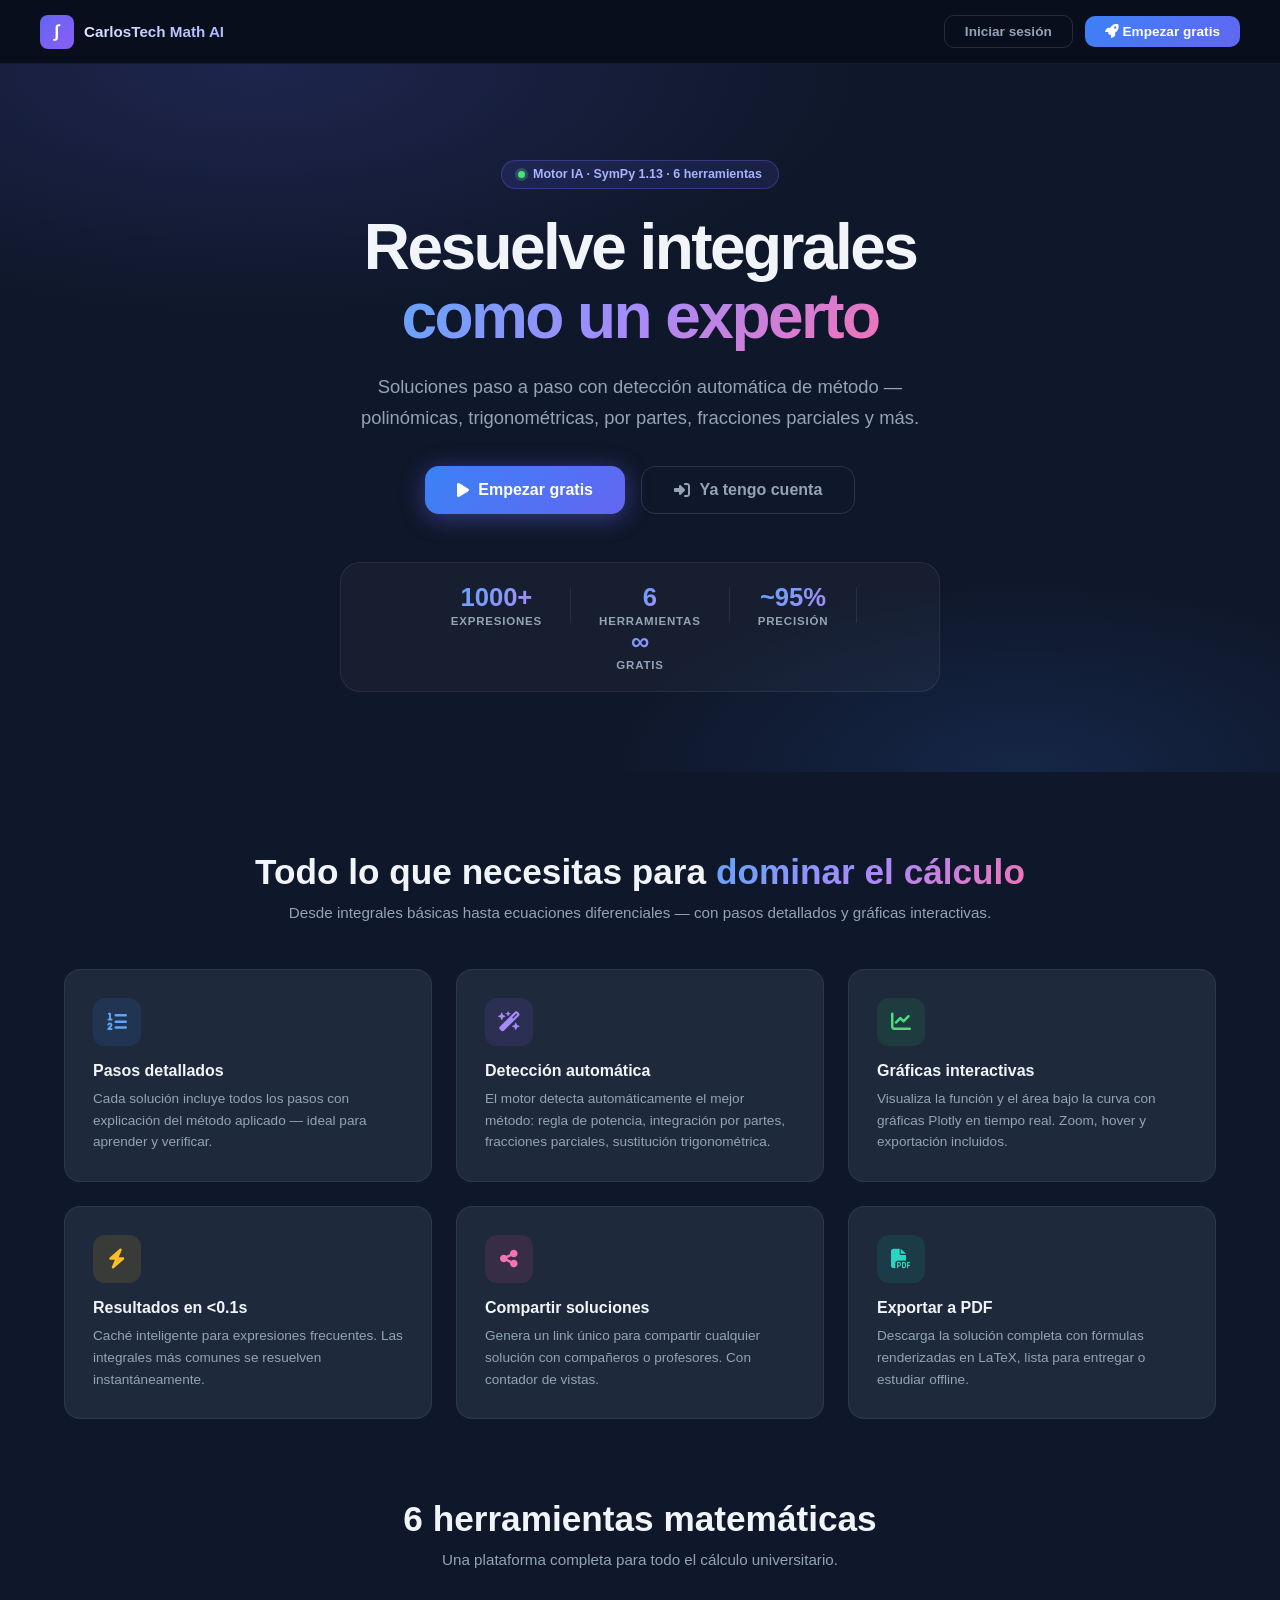
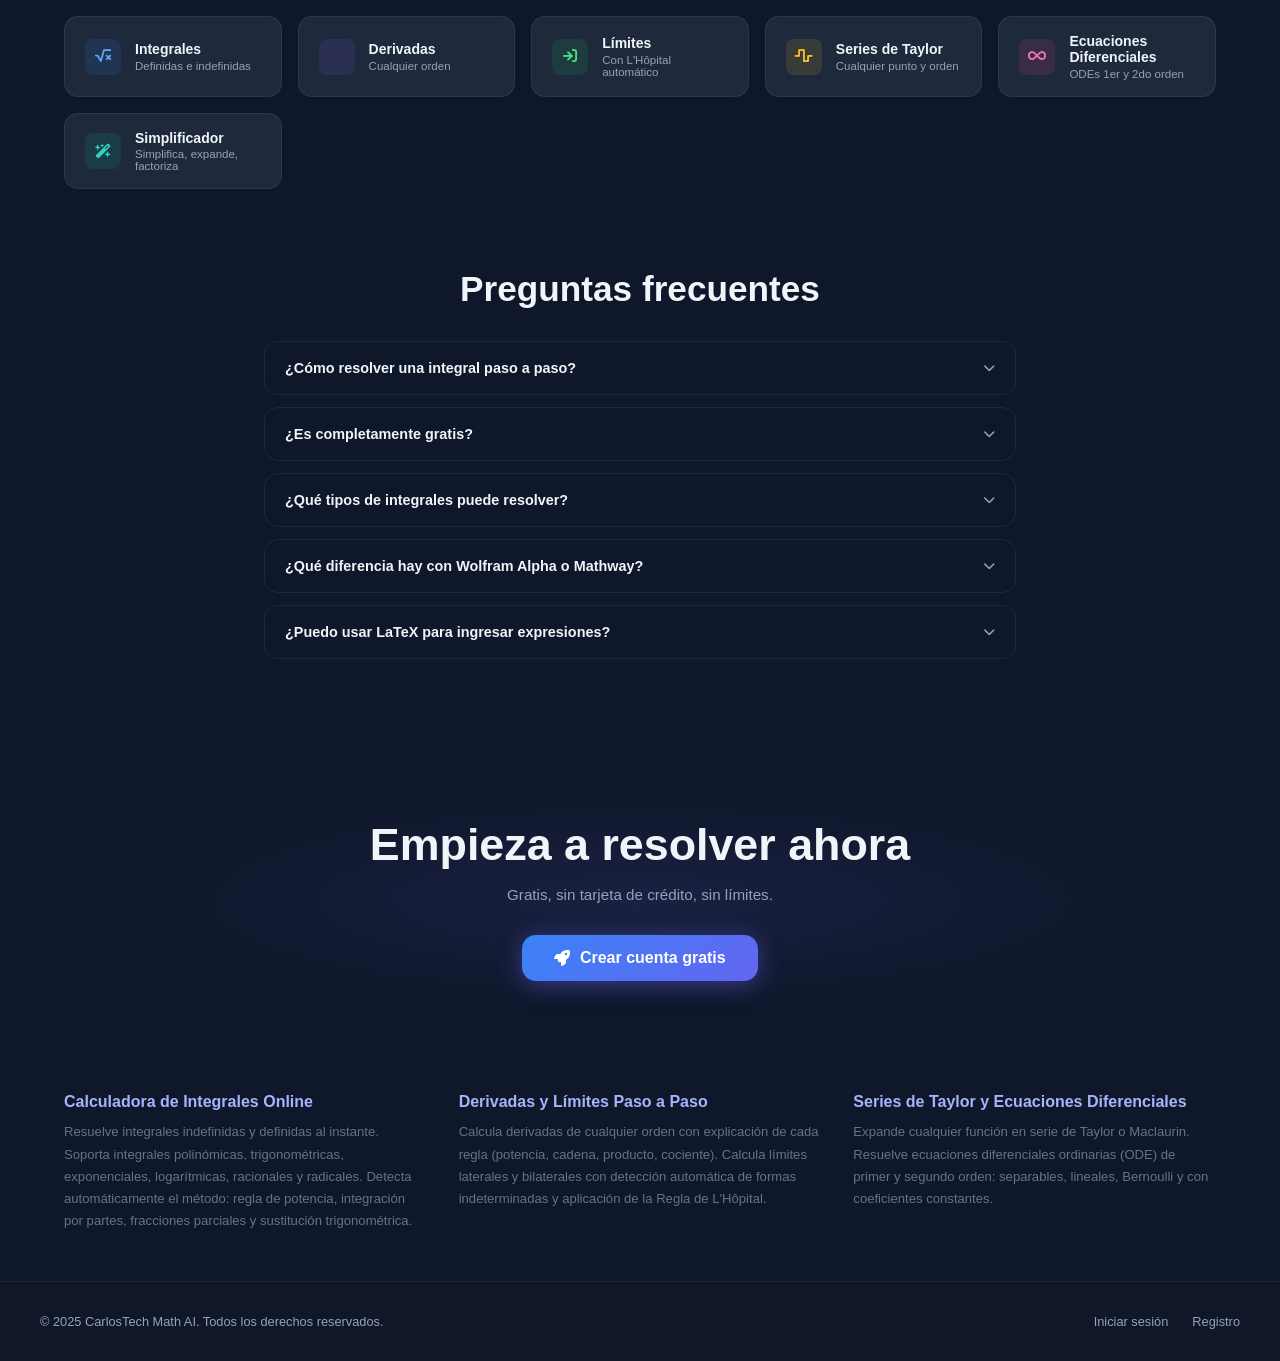
<file: templates/landing.html>
<!DOCTYPE html>
<html lang="es">
<head>
    <meta charset="UTF-8">
    <meta name="viewport" content="width=device-width, initial-scale=1.0">
    <title>Calculadora de Integrales Online Gratis Paso a Paso | CarlosTech Math AI</title>
    <meta name="description" content="Resuelve integrales indefinidas y definidas paso a paso gratis. Detecta automáticamente el método: regla de potencia, integración por partes, fracciones parciales. También derivadas, límites, series de Taylor y ecuaciones diferenciales.">
    <meta name="keywords" content="calculadora de integrales, resolver integrales online gratis, integral paso a paso, integral indefinida, integral definida, integración por partes, fracciones parciales, calculadora de derivadas, límites matemáticos, series de Taylor, ecuaciones diferenciales, wolfram alpha en español, mathway en español, calculadora de cálculo gratis, integral trigonométrica, integral exponencial, integral logarítmica">
    <meta name="robots" content="index, follow, max-snippet:-1, max-image-preview:large, max-video-preview:-1">
    <link rel="manifest" href="/manifest.json">
    <meta name="theme-color" content="#6366f1">
    <meta name="apple-mobile-web-app-capable" content="yes">
    <meta name="apple-mobile-web-app-title" content="CarlosTech">
    <link rel="apple-touch-icon" href="/static/icon-192.png">
    <link rel="canonical" href="https://carlostech-math-ai-production.up.railway.app/">
    <meta property="og:image" content="https://carlostech-math-ai-production.up.railway.app/static/og-image.png">
    <meta name="twitter:card" content="summary_large_image">
    <meta name="twitter:image" content="https://carlostech-math-ai-production.up.railway.app/static/og-image.png">
    <meta property="og:type" content="website">
    <meta property="og:title" content="Calculadora de Integrales Online Gratis | CarlosTech Math AI">
    <meta property="og:description" content="Resuelve integrales paso a paso con detección automática de método. Gratis y sin registro.">
    <meta property="og:url" content="https://carlostech-math-ai-production.up.railway.app">
    <script type="application/ld+json">
    {"@context":"https://schema.org","@type":"WebApplication","name":"CarlosTech Math AI","url":"https://carlostech-math-ai-production.up.railway.app","description":"Calculadora de integrales, derivadas, límites, series de Taylor y ecuaciones diferenciales online gratis.","applicationCategory":"EducationalApplication","operatingSystem":"Web","offers":{"@type":"Offer","price":"0","priceCurrency":"USD"},"inLanguage":"es","aggregateRating":{"@type":"AggregateRating","ratingValue":"4.8","ratingCount":"127","bestRating":"5","worstRating":"1"}}
    </script>
    <script type="application/ld+json">
    {"@context":"https://schema.org","@type":"FAQPage","mainEntity":[
        {"@type":"Question","name":"¿Cómo resolver una integral paso a paso?","acceptedAnswer":{"@type":"Answer","text":"Ingresa la expresión en el editor, selecciona los límites si es definida y haz clic en Resolver. CarlosTech detecta automáticamente el método y muestra cada paso."}},
        {"@type":"Question","name":"¿Es gratis la calculadora de integrales?","acceptedAnswer":{"@type":"Answer","text":"Sí, CarlosTech Math AI es completamente gratis. Solo necesitas crear una cuenta."}},
        {"@type":"Question","name":"¿Qué tipos de integrales puede resolver?","acceptedAnswer":{"@type":"Answer","text":"Resuelve integrales polinómicas, trigonométricas, exponenciales, logarítmicas, racionales, radicales, definidas, indefinidas e impropias."}},
        {"@type":"Question","name":"¿Qué diferencia hay con Wolfram Alpha o Mathway?","acceptedAnswer":{"@type":"Answer","text":"CarlosTech es gratis, en español, con pasos detallados, gráficas interactivas y sin límite de consultas diarias."}}
    ]}
    </script>
    <script type="application/ld+json">
    {"@context":"https://schema.org","@type":"HowTo","name":"Cómo resolver una integral con CarlosTech Math AI","description":"Pasos para resolver integrales online gratis con pasos detallados.","step":[
        {"@type":"HowToStep","name":"Ingresa la expresión","text":"Escribe la función a integrar en el editor matemático. Puedes usar LaTeX, notación estándar o el teclado visual."},
        {"@type":"HowToStep","name":"Selecciona los límites (opcional)","text":"Si es una integral definida, ingresa el límite inferior y superior."},
        {"@type":"HowToStep","name":"Haz clic en Resolver","text":"Presiona el botón Resolver o usa Ctrl+Enter. El motor detecta automáticamente el método."},
        {"@type":"HowToStep","name":"Revisa los pasos","text":"La solución aparece con todos los pasos explicados, la gráfica de la función y la opción de exportar a PDF."}
    ]}
    </script>
    <link rel="stylesheet" href="https://cdnjs.cloudflare.com/ajax/libs/font-awesome/6.4.0/css/all.min.css">
    <script async src="https://pagead2.googlesyndication.com/pagead/js/adsbygoogle.js?client=ca-pub-9555757239990103" crossorigin="anonymous"></script>
    <style>
        *{margin:0;padding:0;box-sizing:border-box;}
        :root{--blue:#3b82f6;--purple:#8b5cf6;--bg:#0f172a;--bg2:#1e293b;--text:#f1f5f9;--muted:#94a3b8;}
        body{font-family:-apple-system,BlinkMacSystemFont,'Segoe UI',Roboto,sans-serif;background:var(--bg);color:var(--text);min-height:100vh;}

        /* NAV */
        nav{position:sticky;top:0;z-index:100;height:64px;display:flex;align-items:center;padding:0 1.5rem;background:rgba(8,13,26,0.85);backdrop-filter:blur(20px);border-bottom:1px solid rgba(255,255,255,0.06);}
        .nav-inner{width:100%;max-width:1200px;margin:0 auto;display:flex;align-items:center;justify-content:space-between;}
        .logo{display:flex;align-items:center;gap:.625rem;text-decoration:none;}
        .logo-icon{width:34px;height:34px;border-radius:.5rem;background:linear-gradient(135deg,#6366f1,#8b5cf6);display:flex;align-items:center;justify-content:center;font-size:1.1rem;font-weight:900;color:#fff;}
        .logo-text{font-size:.95rem;font-weight:800;background:linear-gradient(135deg,#e0e7ff,#a5b4fc);-webkit-background-clip:text;-webkit-text-fill-color:transparent;background-clip:text;}
        .nav-cta{display:flex;align-items:center;gap:.75rem;}
        .btn-login{padding:.5rem 1.25rem;border:1px solid rgba(255,255,255,0.12);border-radius:.625rem;color:var(--muted);font-size:.85rem;font-weight:600;text-decoration:none;transition:all .2s;}
        .btn-login:hover{color:var(--text);border-color:rgba(99,102,241,.4);}
        .btn-start{padding:.5rem 1.25rem;background:linear-gradient(135deg,#3b82f6,#6366f1);border-radius:.625rem;color:#fff;font-size:.85rem;font-weight:700;text-decoration:none;transition:all .2s;}
        .btn-start:hover{transform:translateY(-1px);box-shadow:0 4px 16px rgba(99,102,241,.4);}

        /* HERO */
        .hero{padding:6rem 1.5rem 5rem;text-align:center;background:radial-gradient(ellipse 80% 60% at 20% 0%,rgba(99,102,241,.18) 0%,transparent 60%),radial-gradient(ellipse 60% 50% at 80% 100%,rgba(59,130,246,.14) 0%,transparent 55%),var(--bg);}
        .hero-badge{display:inline-flex;align-items:center;gap:.5rem;background:rgba(99,102,241,.12);border:1px solid rgba(99,102,241,.35);color:#a5b4fc;font-size:.78rem;font-weight:600;padding:.4rem 1rem;border-radius:2rem;margin-bottom:1.5rem;}
        .badge-dot{width:7px;height:7px;border-radius:50%;background:#4ade80;box-shadow:0 0 0 3px rgba(74,222,128,.25);animation:pulse 2s ease-in-out infinite;}
        @keyframes pulse{0%,100%{box-shadow:0 0 0 3px rgba(74,222,128,.25);}50%{box-shadow:0 0 0 6px rgba(74,222,128,.08);}}
        h1{font-size:clamp(2.4rem,5.5vw,4rem);font-weight:900;line-height:1.08;letter-spacing:-.04em;margin-bottom:1.25rem;}
        .gradient{background:linear-gradient(135deg,#60a5fa 0%,#a78bfa 50%,#f472b6 100%);-webkit-background-clip:text;-webkit-text-fill-color:transparent;background-clip:text;}
        .hero p{font-size:clamp(.95rem,2vw,1.15rem);color:var(--muted);max-width:560px;margin:0 auto 2rem;line-height:1.7;}
        .hero-btns{display:flex;gap:1rem;justify-content:center;flex-wrap:wrap;margin-bottom:3rem;}
        .cta-primary{display:inline-flex;align-items:center;gap:.6rem;padding:.875rem 2rem;background:linear-gradient(135deg,#3b82f6,#6366f1);color:#fff;border-radius:.875rem;font-size:1rem;font-weight:700;text-decoration:none;box-shadow:0 4px 24px rgba(99,102,241,.45);transition:all .25s;}
        .cta-primary:hover{transform:translateY(-3px);box-shadow:0 8px 32px rgba(99,102,241,.6);}
        .cta-secondary{display:inline-flex;align-items:center;gap:.6rem;padding:.875rem 2rem;border:1px solid rgba(255,255,255,.12);color:var(--muted);border-radius:.875rem;font-size:1rem;font-weight:600;text-decoration:none;transition:all .2s;}
        .cta-secondary:hover{color:var(--text);border-color:rgba(99,102,241,.4);}

        /* STATS */
        .stats{display:flex;align-items:center;justify-content:center;gap:0;background:rgba(255,255,255,.03);border:1px solid rgba(255,255,255,.07);border-radius:1.25rem;padding:1.25rem 2rem;max-width:600px;margin:0 auto;flex-wrap:wrap;}
        .stat{display:flex;flex-direction:column;align-items:center;gap:.2rem;padding:0 1.75rem;}
        .stat-n{font-size:1.6rem;font-weight:800;background:linear-gradient(135deg,#60a5fa,#a78bfa);-webkit-background-clip:text;-webkit-text-fill-color:transparent;background-clip:text;}
        .stat-l{font-size:.72rem;color:var(--muted);text-transform:uppercase;letter-spacing:.07em;font-weight:600;}
        .stat-div{width:1px;height:36px;background:rgba(255,255,255,.08);}

        /* FEATURES */
        .features{max-width:1200px;margin:5rem auto;padding:0 1.5rem;}
        .features h2{text-align:center;font-size:clamp(1.6rem,3vw,2.2rem);font-weight:800;margin-bottom:.75rem;}
        .features-sub{text-align:center;color:var(--muted);margin-bottom:3rem;font-size:.95rem;}
        .features-grid{display:grid;grid-template-columns:repeat(auto-fit,minmax(280px,1fr));gap:1.5rem;}
        .feature-card{background:var(--bg2);border:1px solid rgba(255,255,255,.07);border-radius:1rem;padding:1.75rem;transition:all .2s;}
        .feature-card:hover{border-color:rgba(99,102,241,.3);transform:translateY(-4px);box-shadow:0 12px 40px rgba(0,0,0,.3);}
        .feature-icon{width:48px;height:48px;border-radius:.75rem;display:flex;align-items:center;justify-content:center;font-size:1.25rem;margin-bottom:1rem;}
        .fi-blue{background:rgba(59,130,246,.12);color:#60a5fa;}
        .fi-purple{background:rgba(139,92,246,.12);color:#a78bfa;}
        .fi-green{background:rgba(34,197,94,.12);color:#4ade80;}
        .fi-yellow{background:rgba(251,191,36,.12);color:#fbbf24;}
        .fi-pink{background:rgba(236,72,153,.12);color:#f472b6;}
        .fi-teal{background:rgba(20,184,166,.12);color:#2dd4bf;}
        .feature-card h3{font-size:1rem;font-weight:700;margin-bottom:.5rem;}
        .feature-card p{font-size:.85rem;color:var(--muted);line-height:1.6;}

        /* TOOLS PREVIEW */
        .tools{max-width:1200px;margin:0 auto 5rem;padding:0 1.5rem;}
        .tools h2{text-align:center;font-size:clamp(1.6rem,3vw,2.2rem);font-weight:800;margin-bottom:.75rem;}
        .tools-sub{text-align:center;color:var(--muted);margin-bottom:3rem;font-size:.95rem;}
        .tools-grid{display:grid;grid-template-columns:repeat(auto-fit,minmax(200px,1fr));gap:1rem;}
        .tool-pill{display:flex;align-items:center;gap:.875rem;padding:1rem 1.25rem;background:var(--bg2);border:1px solid rgba(255,255,255,.07);border-radius:.875rem;text-decoration:none;color:var(--text);transition:all .2s;}
        .tool-pill:hover{border-color:rgba(99,102,241,.35);background:rgba(99,102,241,.08);}
        .tool-pill-icon{width:36px;height:36px;border-radius:.5rem;display:flex;align-items:center;justify-content:center;font-size:.9rem;flex-shrink:0;}
        .tool-pill h4{font-size:.875rem;font-weight:700;margin-bottom:.15rem;}
        .tool-pill p{font-size:.72rem;color:var(--muted);}

        /* FAQ */
        .faq{max-width:800px;margin:0 auto 5rem;padding:0 1.5rem;}
        .faq h2{text-align:center;font-size:clamp(1.6rem,3vw,2.2rem);font-weight:800;margin-bottom:2rem;}
        .faq-item{border:1px solid rgba(255,255,255,.07);border-radius:.875rem;margin-bottom:.75rem;overflow:hidden;}
        .faq-q{display:flex;align-items:center;justify-content:space-between;padding:1.125rem 1.25rem;cursor:pointer;font-weight:600;font-size:.9rem;user-select:none;}
        .faq-q:hover{background:rgba(255,255,255,.03);}
        .faq-a{padding:0 1.25rem 1.125rem;font-size:.85rem;color:var(--muted);line-height:1.7;display:none;}
        .faq-item.open .faq-a{display:block;}
        .faq-item.open .faq-chevron{transform:rotate(180deg);}
        .faq-chevron{transition:transform .2s;color:var(--muted);font-size:.75rem;}

        /* CTA FINAL */
        .cta-section{text-align:center;padding:5rem 1.5rem;background:radial-gradient(ellipse 60% 50% at 50% 50%,rgba(99,102,241,.12) 0%,transparent 70%);}
        .cta-section h2{font-size:clamp(1.8rem,4vw,2.8rem);font-weight:900;margin-bottom:1rem;}
        .cta-section p{color:var(--muted);margin-bottom:2rem;font-size:.95rem;}

        /* FOOTER */
        footer{background:rgba(15,23,42,.8);border-top:1px solid rgba(255,255,255,.06);padding:2rem 1.5rem;}
        .footer-inner{max-width:1200px;margin:0 auto;display:flex;align-items:center;justify-content:space-between;flex-wrap:wrap;gap:1rem;font-size:.8rem;color:var(--muted);}
        .footer-links{display:flex;gap:1.5rem;}
        .footer-links a{color:var(--muted);text-decoration:none;transition:color .2s;}
        .footer-links a:hover{color:var(--blue);}

        /* SEO TEXT */
        .seo-text{max-width:1200px;margin:0 auto;padding:2rem 1.5rem 3rem;display:grid;grid-template-columns:repeat(auto-fit,minmax(280px,1fr));gap:2rem;}
        .seo-text h2{font-size:1rem;font-weight:700;color:#a5b4fc;margin-bottom:.625rem;}
        .seo-text p{font-size:.82rem;color:#64748b;line-height:1.7;}

        @media(max-width:768px){
            .stats{padding:1rem;}.stat{padding:0 1rem;}
            .hero{padding:4rem 1rem 4rem;}
            h1{font-size:2rem;}
        }
    </style>
</head>
<body>

<nav>
    <div class="nav-inner">
        <a href="/" class="logo">
            <div class="logo-icon">∫</div>
            <span class="logo-text">CarlosTech Math AI</span>
        </a>
        <div class="nav-cta">
            <a href="/login" class="btn-login">Iniciar sesión</a>
            <a href="/register" class="btn-start"><i class="fas fa-rocket"></i> Empezar gratis</a>
        </div>
    </div>
</nav>

<!-- HERO -->
<section class="hero">
    <div class="hero-badge"><span class="badge-dot"></span> Motor IA · SymPy 1.13 · 6 herramientas</div>
    <h1>Resuelve integrales<br><span class="gradient">como un experto</span></h1>
    <p>Soluciones paso a paso con detección automática de método — polinómicas, trigonométricas, por partes, fracciones parciales y más.</p>
    <div class="hero-btns">
        <a href="/register" class="cta-primary"><i class="fas fa-play"></i> Empezar gratis</a>
        <a href="/login" class="cta-secondary"><i class="fas fa-sign-in-alt"></i> Ya tengo cuenta</a>
    </div>
    <div class="stats">
        <div class="stat"><span class="stat-n">1000+</span><span class="stat-l">Expresiones</span></div>
        <div class="stat-div"></div>
        <div class="stat"><span class="stat-n">6</span><span class="stat-l">Herramientas</span></div>
        <div class="stat-div"></div>
        <div class="stat"><span class="stat-n">~95%</span><span class="stat-l">Precisión</span></div>
        <div class="stat-div"></div>
        <div class="stat"><span class="stat-n">∞</span><span class="stat-l">Gratis</span></div>
    </div>
</section>

<!-- FEATURES -->
<section class="features">
    <h2>Todo lo que necesitas para <span class="gradient">dominar el cálculo</span></h2>
    <p class="features-sub">Desde integrales básicas hasta ecuaciones diferenciales — con pasos detallados y gráficas interactivas.</p>
    <div class="features-grid">
        <div class="feature-card">
            <div class="feature-icon fi-blue"><i class="fas fa-list-ol"></i></div>
            <h3>Pasos detallados</h3>
            <p>Cada solución incluye todos los pasos con explicación del método aplicado — ideal para aprender y verificar.</p>
        </div>
        <div class="feature-card">
            <div class="feature-icon fi-purple"><i class="fas fa-wand-magic-sparkles"></i></div>
            <h3>Detección automática</h3>
            <p>El motor detecta automáticamente el mejor método: regla de potencia, integración por partes, fracciones parciales, sustitución trigonométrica.</p>
        </div>
        <div class="feature-card">
            <div class="feature-icon fi-green"><i class="fas fa-chart-line"></i></div>
            <h3>Gráficas interactivas</h3>
            <p>Visualiza la función y el área bajo la curva con gráficas Plotly en tiempo real. Zoom, hover y exportación incluidos.</p>
        </div>
        <div class="feature-card">
            <div class="feature-icon fi-yellow"><i class="fas fa-bolt"></i></div>
            <h3>Resultados en &lt;0.1s</h3>
            <p>Caché inteligente para expresiones frecuentes. Las integrales más comunes se resuelven instantáneamente.</p>
        </div>
        <div class="feature-card">
            <div class="feature-icon fi-pink"><i class="fas fa-share-nodes"></i></div>
            <h3>Compartir soluciones</h3>
            <p>Genera un link único para compartir cualquier solución con compañeros o profesores. Con contador de vistas.</p>
        </div>
        <div class="feature-card">
            <div class="feature-icon fi-teal"><i class="fas fa-file-pdf"></i></div>
            <h3>Exportar a PDF</h3>
            <p>Descarga la solución completa con fórmulas renderizadas en LaTeX, lista para entregar o estudiar offline.</p>
        </div>
    </div>
</section>

<!-- TOOLS -->
<section class="tools">
    <h2>6 herramientas matemáticas</h2>
    <p class="tools-sub">Una plataforma completa para todo el cálculo universitario.</p>
    <div class="tools-grid">
        <a href="/register" class="tool-pill">
            <div class="tool-pill-icon fi-blue"><i class="fas fa-square-root-variable"></i></div>
            <div><h4>Integrales</h4><p>Definidas e indefinidas</p></div>
        </a>
        <a href="/register" class="tool-pill">
            <div class="tool-pill-icon fi-purple"><i class="fas fa-prime"></i></div>
            <div><h4>Derivadas</h4><p>Cualquier orden</p></div>
        </a>
        <a href="/register" class="tool-pill">
            <div class="tool-pill-icon fi-green"><i class="fas fa-arrow-right-to-bracket"></i></div>
            <div><h4>Límites</h4><p>Con L'Hôpital automático</p></div>
        </a>
        <a href="/register" class="tool-pill">
            <div class="tool-pill-icon fi-yellow"><i class="fas fa-wave-square"></i></div>
            <div><h4>Series de Taylor</h4><p>Cualquier punto y orden</p></div>
        </a>
        <a href="/register" class="tool-pill">
            <div class="tool-pill-icon fi-pink"><i class="fas fa-infinity"></i></div>
            <div><h4>Ecuaciones Diferenciales</h4><p>ODEs 1er y 2do orden</p></div>
        </a>
        <a href="/register" class="tool-pill">
            <div class="tool-pill-icon fi-teal"><i class="fas fa-wand-magic-sparkles"></i></div>
            <div><h4>Simplificador</h4><p>Simplifica, expande, factoriza</p></div>
        </a>
    </div>
</section>

<!-- FAQ -->
<section class="faq">
    <h2>Preguntas frecuentes</h2>
    <div class="faq-item">
        <div class="faq-q" onclick="toggleFaq(this)">¿Cómo resolver una integral paso a paso? <i class="fas fa-chevron-down faq-chevron"></i></div>
        <div class="faq-a">Ingresa la expresión en el editor, selecciona los límites si es definida y haz clic en Resolver (o Ctrl+Enter). CarlosTech detecta automáticamente el método y muestra cada paso con explicación.</div>
    </div>
    <div class="faq-item">
        <div class="faq-q" onclick="toggleFaq(this)">¿Es completamente gratis? <i class="fas fa-chevron-down faq-chevron"></i></div>
        <div class="faq-a">Sí, CarlosTech Math AI es completamente gratis. Solo necesitas crear una cuenta para acceder a todas las funciones, incluyendo historial, compartir soluciones y exportar PDF.</div>
    </div>
    <div class="faq-item">
        <div class="faq-q" onclick="toggleFaq(this)">¿Qué tipos de integrales puede resolver? <i class="fas fa-chevron-down faq-chevron"></i></div>
        <div class="faq-a">Resuelve integrales polinómicas, trigonométricas (sin, cos, tan, sec, csc, cot), exponenciales, logarítmicas, racionales, radicales, integrales definidas e indefinidas, e integrales impropias.</div>
    </div>
    <div class="faq-item">
        <div class="faq-q" onclick="toggleFaq(this)">¿Qué diferencia hay con Wolfram Alpha o Mathway? <i class="fas fa-chevron-down faq-chevron"></i></div>
        <div class="faq-a">CarlosTech es completamente gratis, en español, con pasos detallados en todos los cálculos, gráficas interactivas y la posibilidad de compartir soluciones. No tiene límite de consultas diarias.</div>
    </div>
    <div class="faq-item">
        <div class="faq-q" onclick="toggleFaq(this)">¿Puedo usar LaTeX para ingresar expresiones? <i class="fas fa-chevron-down faq-chevron"></i></div>
        <div class="faq-a">Sí. El editor acepta LaTeX (como \sin, \frac{}{}, \sqrt{}), notación estándar (sin(x), x**2) y el teclado matemático visual incluido en la interfaz.</div>
    </div>
</section>

<!-- CTA FINAL -->
<section class="cta-section">
    <h2>Empieza a resolver ahora</h2>
    <p>Gratis, sin tarjeta de crédito, sin límites.</p>
    <a href="/register" class="cta-primary" style="display:inline-flex;"><i class="fas fa-rocket"></i> Crear cuenta gratis</a>
</section>

<!-- SEO TEXT -->
<div class="seo-text">
    <div>
        <h2>Calculadora de Integrales Online</h2>
        <p>Resuelve integrales indefinidas y definidas al instante. Soporta integrales polinómicas, trigonométricas, exponenciales, logarítmicas, racionales y radicales. Detecta automáticamente el método: regla de potencia, integración por partes, fracciones parciales y sustitución trigonométrica.</p>
    </div>
    <div>
        <h2>Derivadas y Límites Paso a Paso</h2>
        <p>Calcula derivadas de cualquier orden con explicación de cada regla (potencia, cadena, producto, cociente). Calcula límites laterales y bilaterales con detección automática de formas indeterminadas y aplicación de la Regla de L'Hôpital.</p>
    </div>
    <div>
        <h2>Series de Taylor y Ecuaciones Diferenciales</h2>
        <p>Expande cualquier función en serie de Taylor o Maclaurin. Resuelve ecuaciones diferenciales ordinarias (ODE) de primer y segundo orden: separables, lineales, Bernoulli y con coeficientes constantes.</p>
    </div>
</div>

<footer>
    <div class="footer-inner">
        <p>© 2025 CarlosTech Math AI. Todos los derechos reservados.</p>
        <div class="footer-links">
            <a href="/login">Iniciar sesión</a>
            <a href="/register">Registro</a>
        </div>
    </div>
</footer>

<script>
function toggleFaq(el) {
    el.parentElement.classList.toggle('open');
}
if ('serviceWorker' in navigator) {
    window.addEventListener('load', () => {
        navigator.serviceWorker.register('/sw.js', { scope: '/' });
    });
}
</script>
</body>
</html>
</file>
